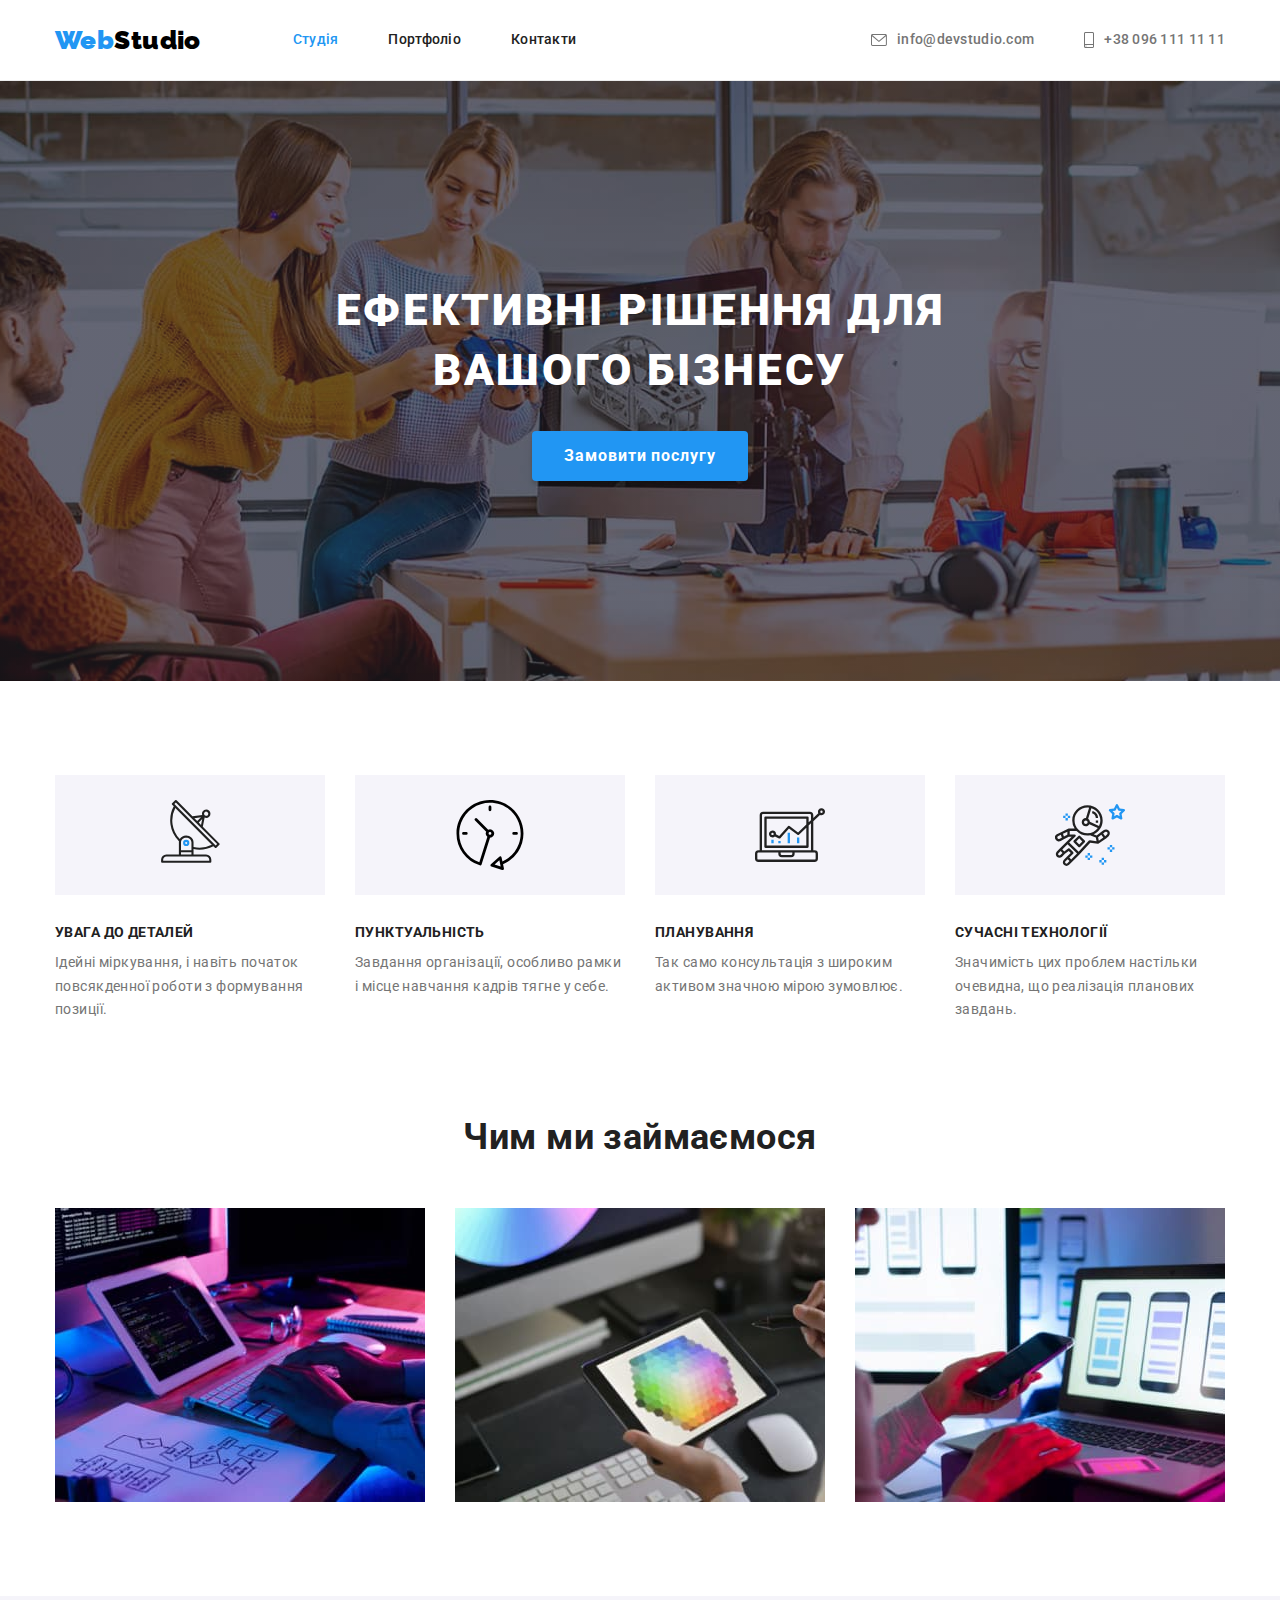
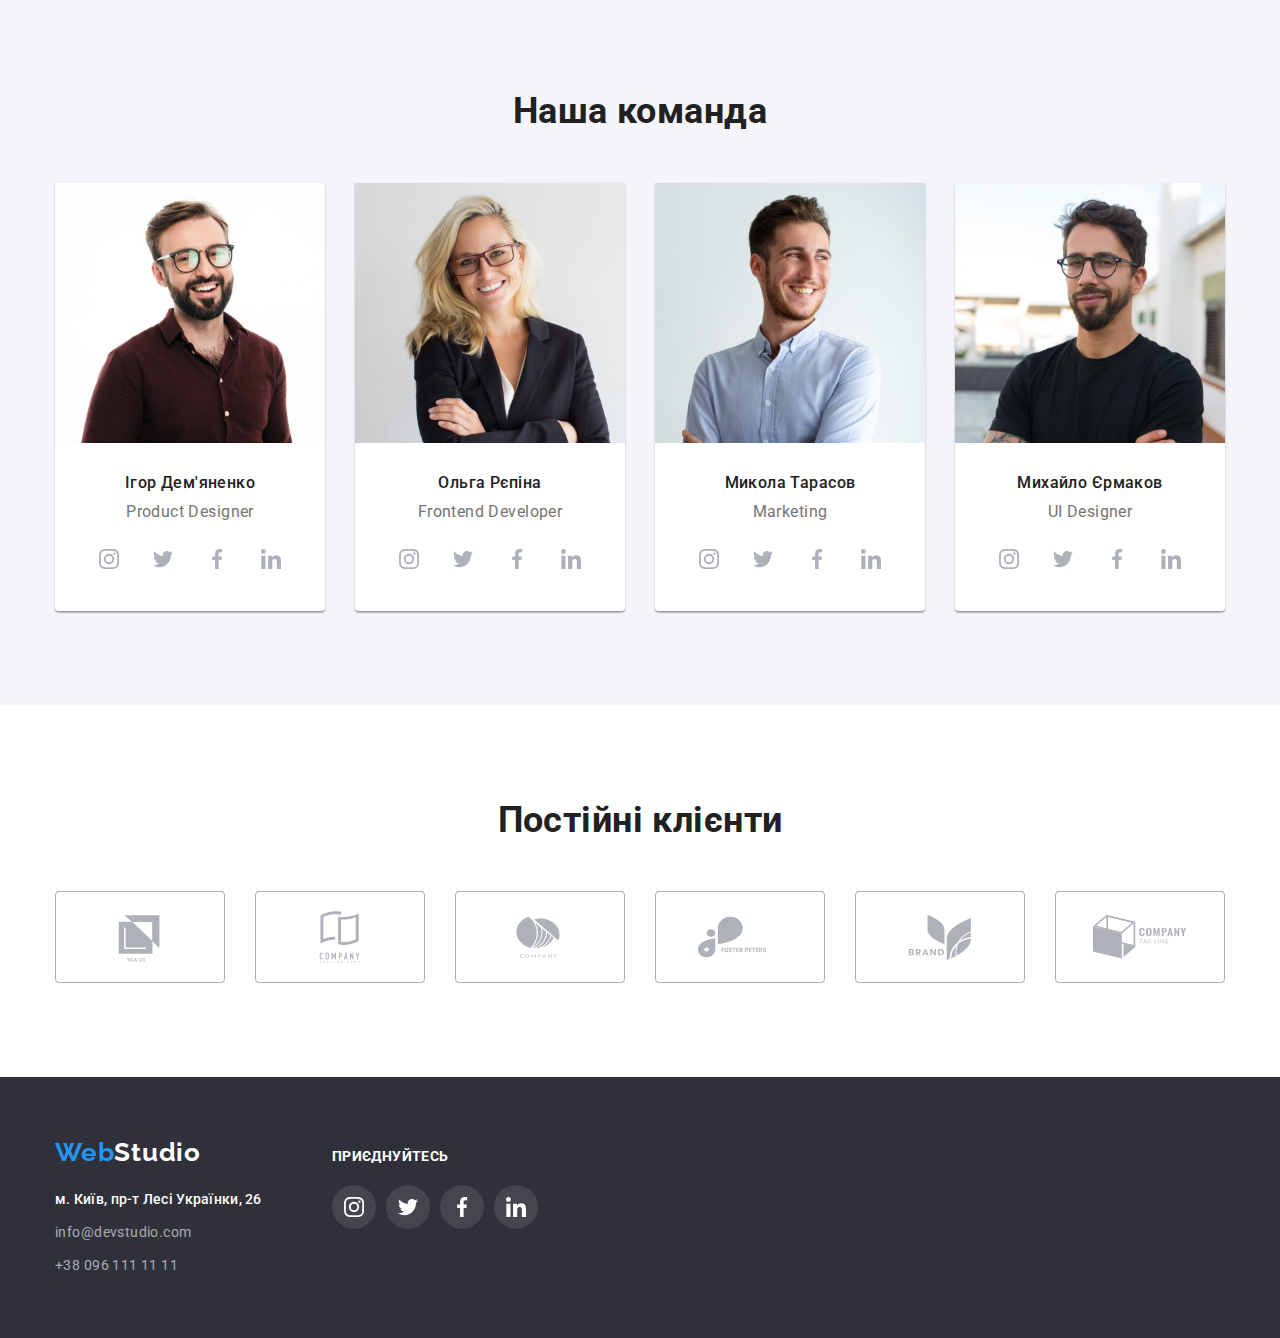
<file: index.html>
<!DOCTYPE html>
<html lang="uk">
  <head>
    <meta charset="UTF-8" />
    <meta http-equiv="X-UA-Compatible" content="IE=edge" />
    <meta name="viewport" content="width=, initial-scale=1.0" />
    <title>Webstudio</title>
    <link
      href="https://fonts.googleapis.com/css2?family=Raleway:wght@700&family=Roboto:wght@400;500;700;900&display=swap"
      rel="stylesheet"
    />
    <link
      rel="stylesheet"
      href="https://cdnjs.cloudflare.com/ajax/libs/modern-normalize/1.1.0/modern-normalize.min.css"
    />
    <link rel="stylesheet" href="./css/styles.css" />
  </head>
  <body>
    <header class="header">
      <div class="container">
        <nav class="nav">
          <a class="logo" href="./index.html"
            ><span class="accent">Web</span>Studio</a
          >
          <ul class="list nav-list">
            <li class="item">
              <a href="./index.html" class="link current">Студія</a>
            </li>
            <li class="item">
              <a href="./portfolio.html" class="link">Портфоліо</a>
            </li>
            <li class="item"><a href="#" class="link">Контакти</a></li>
          </ul>
        </nav>
        <ul class="list contact-list">
          <li class="item">
            <a href="mailto:info@devstudio.com" class="contact-link link">
              <svg width="16" height="12" class="mail-icon">
                <use href="./images/symbol-defs.svg#icon-mail"></use>
              </svg>
              <span>info@devstudio.com</span></a
            >
          </li>
          <li class="item">
            <a href="tel:+380961111111" class="contact-link link"
              ><svg width="10" height="16" class="mail-icon">
                <use href="./images/symbol-defs.svg#icon-smartphone"></use>
              </svg><span>+38 096 111 11 11</span></a
            >
          </li>
        </ul>
      </div>
    </header>
    <main>
      <section class="hero">
        <div class="container">
          <h1 class="hero-title">Ефективні рішення для вашого бізнесу</h1>
          <button type="button" class="hero-button">Замовити послугу</button>
        </div>
      </section>
      <section class="section benefits">
        <div class="container">
          <h2 class="visually-hidden">Наші переваги</h2>
          <ul class="benefits-list list">
            <li class="item">
              <div class="box">
                <svg class="icon">
                  <use href="./images/symbol-defs.svg#icon-antenna"></use>
                </svg>
              </div>
              <h3 class="title">УВАГА ДО ДЕТАЛЕЙ</h3>
              <p class="text">
                Ідейні міркування, і навіть початок повсякденної роботи з
                формування позиції.
              </p>
            </li>
            <li class="item">
              <div class="box">
                <svg class="icon">
                  <use href="./images/symbol-defs.svg#icon-clock"></use>
                </svg>
              </div>
              <h3 class="title">ПУНКТУАЛЬНІСТЬ</h3>
              <p class="text">
                Завдання організації, особливо рамки і місце навчання кадрів
                тягне у себе.
              </p>
            </li>
            <li class="item">
              <div class="box">
                <svg class="icon">
                  <use href="./images/symbol-defs.svg#icon-diagram"></use>
                </svg>
              </div>
              <h3 class="title">ПЛАНУВАННЯ</h3>
              <p class="text">
                Так само консультація з широким активом значною мірою зумовлює.
              </p>
            </li>

            <li class="item">
              <div class="box">
                <svg class="icon">
                  <use href="./images/symbol-defs.svg#icon-astronaut"></use>
                </svg>
              </div>
              <h3 class="title">СУЧАСНІ ТЕХНОЛОГІЇ</h3>
              <p class="text">
                Значимість цих проблем настільки очевидна, що реалізація
                планових завдань.
              </p>
            </li>
          </ul>
        </div>
      </section>
      <section class="section employment">
        <div class="container">
          <h2 class="section-title">Чим ми займаємося</h2>
          <ul class="list images-list">
            <li>
              <img
                class="item"
                src="./images/make-1.jpg"
                alt="людина працює за комп'ютером"
                width="370"
              />
            </li>
            <li>
              <img
                class="item"
                src="./images/make-2.jpg"
                alt="людина працює за комп'ютером та телефоном"
                width="370"
              />
            </li>
            <li>
              <img
                class="item"
                src="./images/make-3.jpg"
                alt="людина працює за планшетом"
                width="370"
              />
            </li>
          </ul>
        </div>
      </section>
      <section class="section team">
        <div class="container">
          <h2 class="section-title">Наша команда</h2>
          <ul class="team-list list">
            <li class="item">
              <img
                src="./images/team-1.jpg"
                alt="Ігор Дем'яненко"
                width="270"
              />
              <div class="desc">
                <h3 class="title">Ігор Дем'яненко</h3>
                <p lang="en" class="text">Product Designer</p>
                <div class="team-social-networks">
                  <ul class="team-social-networks-list">
                    <li>
                      <a href="" class="team-link">
                    <svg class="icon">
                      <use href="./images/symbol-defs.svg#icon-instagram"></use>
                    </svg>
                  </a>
                    </li>
                    <li>
                      <a href="" class="team-link">
                    <svg class="icon">
                      <use href="./images/symbol-defs.svg#icon-twitter"></use>
                    </svg>
                  </a>
                    </li>
                    <li>
                       <a href="" class="team-link">
                    <svg class="icon">
                      <use href="./images/symbol-defs.svg#icon-facebook"></use>
                    </svg>
                  </a>
                    </li>
                    <li>
                      <a href="" class="team-link">
                    <svg class="icon">
                      <use href="./images/symbol-defs.svg#icon-linkedin"></use>
                    </svg>
                  </a>
                    </li>
                  </ul>
                </div>
              </div>
            </li>
            <li class="item">
              <img src="./images/team-2.jpg" alt="Ольга Рєпіна" width="270" />
              <div class="desc">
                <h3 class="title">Ольга Рєпіна</h3>
                <p lang="en" class="text">Frontend Developer</p>
                <div class="team-social-networks">
                  <ul class="team-social-networks-list">
                    <li>
                      <a href="" class="team-link">
                    <svg class="icon">
                      <use href="./images/symbol-defs.svg#icon-instagram"></use>
                    </svg>
                  </a>
                    </li>
                    <li>
                      <a href="" class="team-link">
                    <svg class="icon">
                      <use href="./images/symbol-defs.svg#icon-twitter"></use>
                    </svg>
                  </a>
                    </li>
                    <li>
                       <a href="" class="team-link">
                    <svg class="icon">
                      <use href="./images/symbol-defs.svg#icon-facebook"></use>
                    </svg>
                  </a>
                    </li>
                    <li>
                      <a href="" class="team-link">
                    <svg class="icon">
                      <use href="./images/symbol-defs.svg#icon-linkedin"></use>
                    </svg>
                  </a>
                    </li>
                  </ul>
                </div>
              </div>
            </li>
            <li class="item">
              <img src="./images/team-3.jpg" alt="Микола Тарасов" width="270" />
              <div class="desc">
                <h3 class="title">Микола Тарасов</h3>
                <p lang="en" class="text">Marketing</p>
                <div class="team-social-networks">
                  <ul class="team-social-networks-list">
                    <li>
                      <a href="" class="team-link">
                    <svg class="icon">
                      <use href="./images/symbol-defs.svg#icon-instagram"></use>
                    </svg>
                  </a>
                    </li>
                    <li>
                      <a href="" class="team-link">
                    <svg class="icon">
                      <use href="./images/symbol-defs.svg#icon-twitter"></use>
                    </svg>
                  </a>
                    </li>
                    <li>
                       <a href="" class="team-link">
                    <svg class="icon">
                      <use href="./images/symbol-defs.svg#icon-facebook"></use>
                    </svg>
                  </a>
                    </li>
                    <li>
                      <a href="" class="team-link">
                    <svg class="icon">
                      <use href="./images/symbol-defs.svg#icon-linkedin"></use>
                    </svg>
                  </a>
                    </li>
                  </ul>
                </div>
              </div>
            </li>
            <li class="item">
              <img
                src="./images/team-4.jpg"
                alt="Михайло Єрмаков"
                width="270"
              />
              <div class="desc">
                <h3 class="title">Михайло Єрмаков</h3>
                <p lang="en" class="text">UI Designer</p>
                <div class="team-social-networks">
                  <ul class="team-social-networks-list">
                    <li>
                      <a href="" class="team-link">
                    <svg class="icon">
                      <use href="./images/symbol-defs.svg#icon-instagram"></use>
                    </svg>
                  </a>
                    </li>
                    <li>
                      <a href="" class="team-link">
                    <svg class="icon">
                      <use href="./images/symbol-defs.svg#icon-twitter"></use>
                    </svg>
                  </a>
                    </li>
                    <li>
                       <a href="" class="team-link">
                    <svg class="icon">
                      <use href="./images/symbol-defs.svg#icon-facebook"></use>
                    </svg>
                  </a>
                    </li>
                    <li>
                      <a href="" class="team-link">
                    <svg class="icon">
                      <use href="./images/symbol-defs.svg#icon-linkedin"></use>
                    </svg>
                  </a>
                    </li>
                  </ul>
                </div>
              </div>
            </li>
          </ul>
        </div>
      </section>
      <section class="section customers">
        <div class="container">
          <h2 class="section-title">Постійні клієнти</h2>
        <ul class="list customers-list">
          <li>
            <a href="" class="customers-box">
              <svg class="customers-icon">
                <use href="./images/symbol-defs.svg#icon-company1"></use>
              </svg>
            </a>
          </li>
           <li>
            <a href="#" class="customers-box">
              <svg class="customers-icon">
                <use href="./images/symbol-defs.svg#icon-company2"></use>
              </svg>
            </a>
          </li>
           <li>
            <a href="" class="customers-box">
              <svg class="customers-icon">
                <use href="./images/symbol-defs.svg#icon-company3"></use>
              </svg>
            </a>
          </li>
           <li>
            <a href="" class="customers-box">
              <svg class="customers-icon">
                <use href="./images/symbol-defs.svg#icon-company4"></use>
              </svg>
            </a>
          </li>
           <li>
            <a href="" class="customers-box">
              <svg class="customers-icon">
                <use href="./images/symbol-defs.svg#icon-company5"></use>
              </svg>
            </a>
          </li>
          <li>
            <a href="" class="customers-box">
              <svg class="customers-icon" >
                <use href="./images/symbol-defs.svg#icon-company6"></use>
              </svg>
            </a>
          </li>
        </ul>
        </div>
      </section>
    </main>
    <footer class="footer">
      <div class="container">
        <div class="info-box">
          <a href="./index.html" class="logo"
          ><span class="accent">Web</span>Studio</a
        >
        <address class="address">
          <ul class="address-list list">
            <li class="item">
              <a
                href="https://goo.gl/maps/CPtrU1FHBa2aNyZL9"
                target="_blank"
                rel="noopener noreferrer nofollow"
                class="link"
                >м. Київ, пр-т Лесі Українки, 26</a
              >
            </li>
            <li class="item">
              <a href="mailto:info@devstudio.com" class="contact"
                >info@devstudio.com</a
              >
            </li>
            <li class="item">
              <a href="tel:+380961111111" class="contact">+38 096 111 11 11</a>
            </li>
          </ul>
        </address>
        </div>
        <div class="join-box">
          <p class="join-text">приєднуйтесь</p>
        <ul class="list join-list">
          <li class="join-item">
            <a href="" class="join-link">
              <svg class="join-icon">
                <use href="./images/symbol-defs.svg#icon-instagram"></use>
              </svg>
            </a>
          </li>
          <li class="join-item">
            <a href="" class="join-link">
              <svg class="join-icon">
                <use href="./images/symbol-defs.svg#icon-twitter"></use>
              </svg>
            </a>
          </li>
          <li class="join-item">
            <a href="" class="join-link">
              <svg class="join-icon">
                <use href="./images/symbol-defs.svg#icon-facebook"></use>
              </svg>
            </a>
          </li>
          <li class="join-item">
            <a href="" class="join-link">
              <svg class="join-icon">
                <use href="./images/symbol-defs.svg#icon-linkedin"></use>
              </svg>
            </a>
          </li>
        </ul>
        </div>
      </div>
    </footer>
  </body>
</html>
</file>
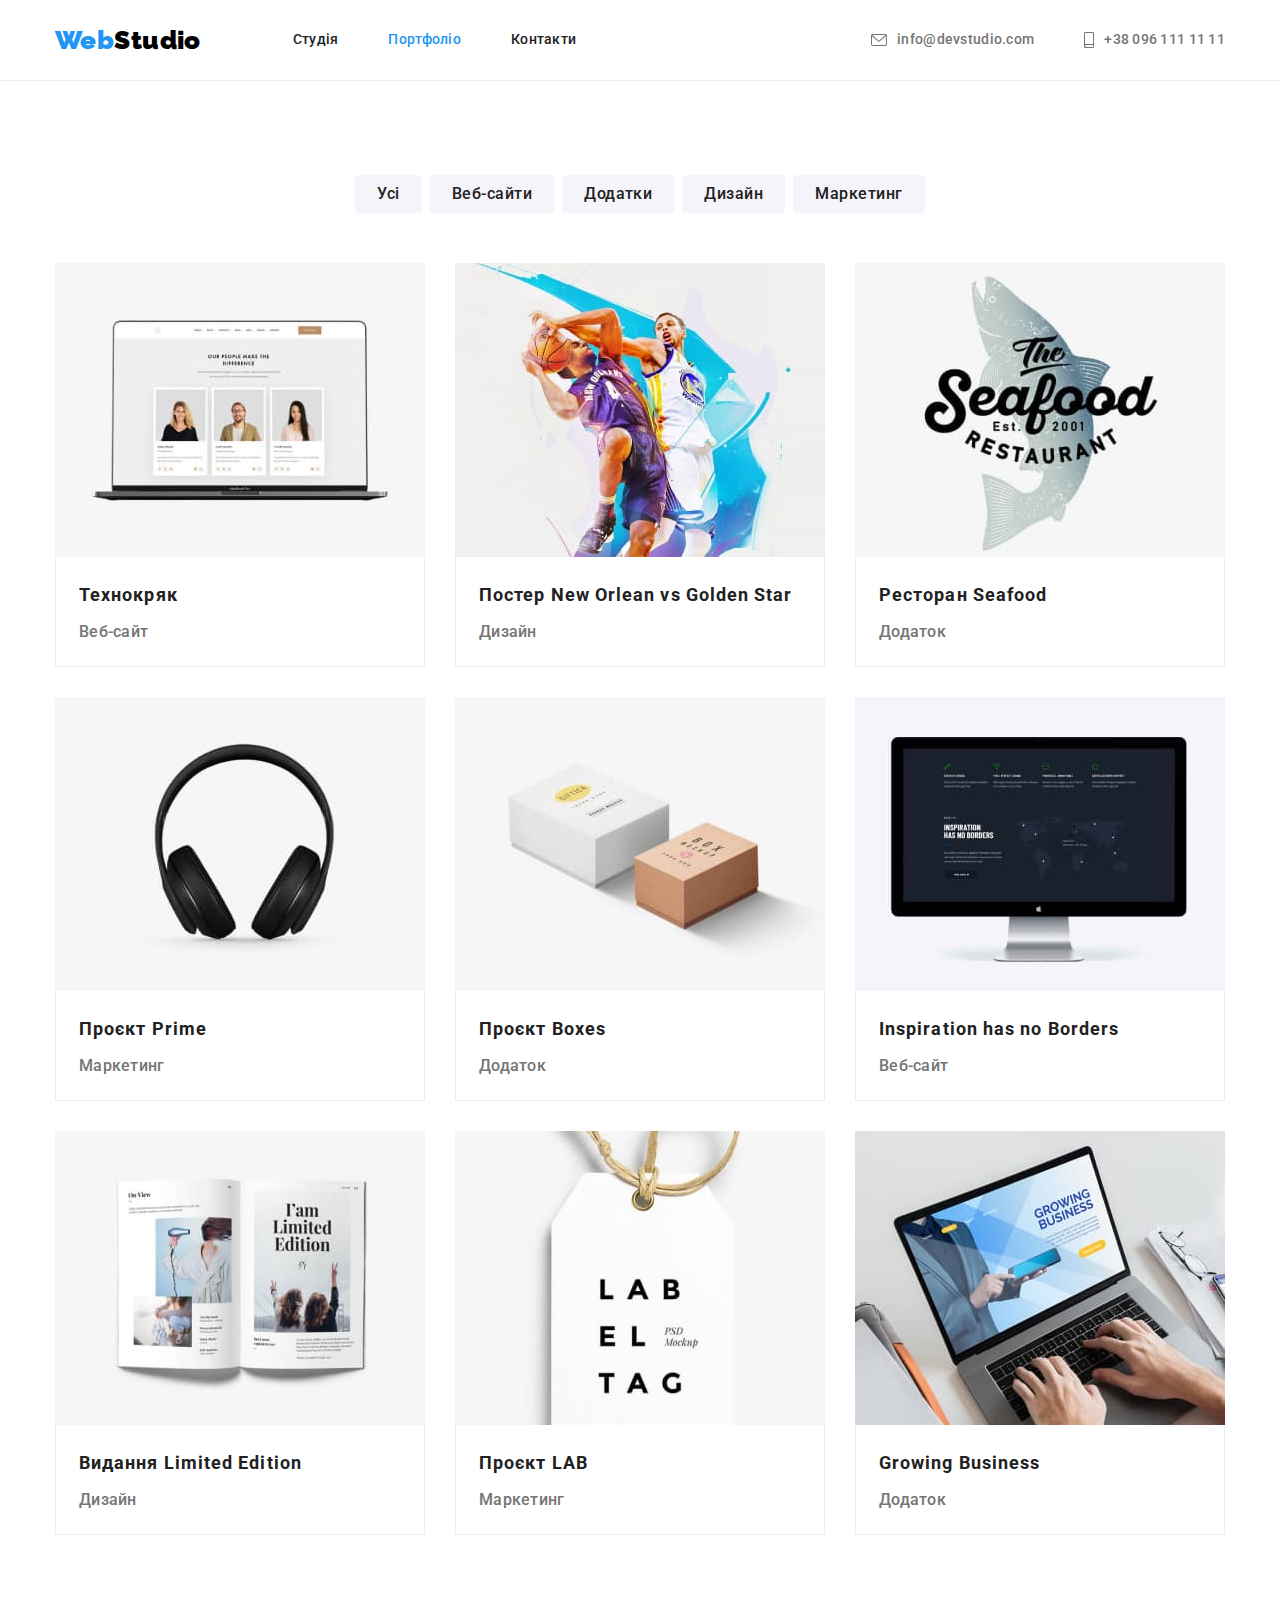
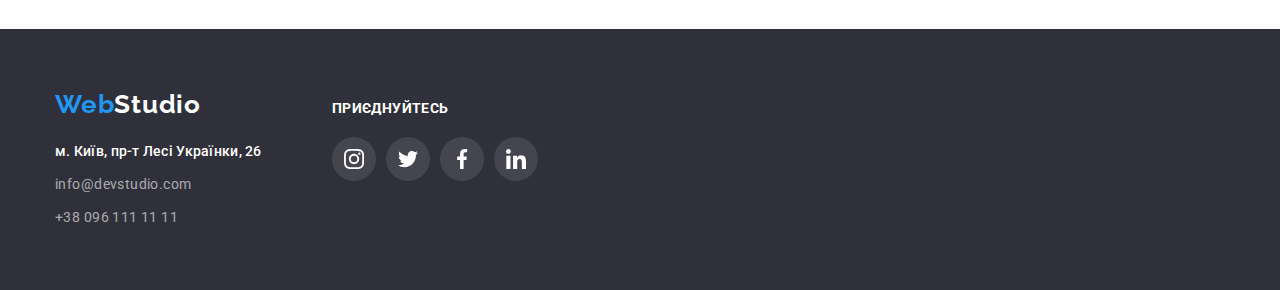
<file: portfolio.html>
<!DOCTYPE html>
<html lang="uk">
  <head>
    <meta charset="UTF-8" />
    <meta http-equiv="X-UA-Compatible" content="IE=edge" />
    <meta name="viewport" content="width=, initial-scale=1.0" />
    <title>Document</title>
    <link
      href="https://fonts.googleapis.com/css2?family=Raleway:wght@700&family=Roboto:wght@400;500;700;900&display=swap"
      rel="stylesheet"
    />
    <link
      rel="stylesheet"
      href="https://cdnjs.cloudflare.com/ajax/libs/modern-normalize/1.1.0/modern-normalize.min.css"
    />
    <link rel="stylesheet" href="./css/styles.css" />
  </head>
  <body>
    <header class="header">
      <div class="container">
        <nav class="nav">
          <a class="logo" href="./index.html"
            ><span class="accent">Web</span>Studio</a
          >
          <ul class="list nav-list">
            <li class="item">
              <a href="./index.html" class="link">Студія</a>
            </li>
            <li class="item">
              <a href="./portfolio.html" class="link current">Портфоліо</a>
            </li>
            <li class="item"><a href="#" class="link">Контакти</a></li>
          </ul>
        </nav>
        <ul class="list contact-list">
          <li class="item">
            <a href="mailto:info@devstudio.com" class="contact-link link">
              <svg width="16" height="12" class="mail-icon">
                <use href="./images/symbol-defs.svg#icon-mail"></use>
              </svg>
              <span>info@devstudio.com</span></a
            >
          </li>
          <li class="item">
            <a href="tel:+380961111111" class="contact-link link"
              ><svg width="10" height="16" class="mail-icon">
                <use href="./images/symbol-defs.svg#icon-smartphone"></use>
              </svg><span>+38 096 111 11 11</span></a
            >
          </li>
        </ul>
      </div>
    </header>
    <main>
      <section class="portfolio section">
        <div class="container">
          <h1 class="visually-hidden">Портфоліо</h1>
          <ul class="list-button">
            <li class="item">
              <button type="button" class="button">Усі</button>
            </li>
            <li class="item">
              <button type="button" class="button">Веб-сайти</button>
            </li>
            <li class="item">
              <button type="button" class="button">Додатки</button>
            </li>
            <li class="item">
              <button type="button" class="button">Дизайн</button>
            </li>
            <li class="item">
              <button type="button" class="button">Маркетинг</button>
            </li>
          </ul>
          <ul class="list-portfolio">
            <li class="item">
              <a href="#" class="link">
                <img src="./images/portfolio-1.jpg" alt="Ноутбук" width="370" />
                <div class="desc">
                  <h2 class="title">Технокряк</h2>
                  <p class="text">Веб-сайт</p>
                </div>
              </a>
            </li>
            <li class="item">
              <a href="#" class="link">
                <img
                  src="./images/portfolio-2.jpg"
                  alt="Гра в баскетбол"
                  width="370"
                />
                <div class="desc">
                  <h2 class="title">
                    Постер <span lang="en">New Orlean vs Golden Star</span>
                  </h2>
                  <p class="text">Дизайн</p>
                </div>
              </a>
            </li>
            <li class="item">
              <a href="#" class="link">
                <img
                  src="./images/portfolio-3.jpg"
                  alt="Логотип ресторану"
                  width="370"
                />
                <div class="desc">
                  <h2 class="title">Ресторан <span lang="en">Seafood</span></h2>
                  <p class="text">Додаток</p>
                </div>
              </a>
            </li>
            <li class="item">
              <a href="#" class="link">
                <img
                  src="./images/portfolio-4.jpg"
                  alt="Навушники"
                  width="370"
                />
                <div class="desc">
                  <h2 class="title">Проєкт <span lang="en">Prime</span></h2>
                  <p class="text">Маркетинг</p>
                </div>
              </a>
            </li>
            <li class="item">
              <a href="#" class="link">
                <img src="./images/portfolio-5.jpg" alt="Коробки" width="370" />
                <div class="desc">
                  <h2 class="title">Проєкт <span lang="en">Boxes</span></h2>
                  <p class="text">Додаток</p>
                </div>
              </a>
            </li>
            <li class="item">
              <a href="#" class="link">
                <img
                  src="./images/portfolio-6.jpg"
                  alt="Комп'ютер"
                  width="370"
                />
                <div class="desc">
                  <h2 lang="en" class="title">Inspiration has no Borders</h2>
                  <p class="text">Веб-сайт</p>
                </div>
              </a>
            </li>
            <li class="item">
              <a href="#" class="link">
                <img src="./images/portfolio-7.jpg" alt="Журнал" width="370" />
                <div class="desc">
                  <h2 class="title">
                    Видання <span lang="en">Limited Edition</span>
                  </h2>
                  <p class="text">Дизайн</p>
                </div>
              </a>
            </li>
            <li class="item">
              <a href="#" class="link">
                <img
                  src="./images/portfolio-8.jpg"
                  alt="Етикетка"
                  width="370"
                />
                <div class="desc">
                  <h2 class="title">Проєкт <span lang="en">LAB</span></h2>
                  <p class="text">Маркетинг</p>
                </div>
              </a>
            </li>
            <li class="item">
              <a href="#" class="link">
                <img
                  src="./images/portfolio-9.jpg"
                  alt="Людина працює за ноутбуком"
                  width="370"
                />
                <div class="desc">
                  <h2 lang="en" class="title">Growing Business</h2>
                  <p class="text">Додаток</p>
                </div>
              </a>
            </li>
          </ul>
        </div>
      </section>
    </main>
    <footer class="footer">
      <div class="container">
        <div class="info-box">
          <a href="./index.html" class="logo"
          ><span class="accent">Web</span>Studio</a
        >
        <address class="address">
          <ul class="address-list list">
            <li class="item">
              <a
                href="https://goo.gl/maps/CPtrU1FHBa2aNyZL9"
                target="_blank"
                rel="noopener noreferrer nofollow"
                class="link"
                >м. Київ, пр-т Лесі Українки, 26</a
              >
            </li>
            <li class="item">
              <a href="mailto:info@devstudio.com" class="contact"
                >info@devstudio.com</a
              >
            </li>
            <li class="item">
              <a href="tel:+380961111111" class="contact">+38 096 111 11 11</a>
            </li>
          </ul>
        </address>
        </div>
        <div class="join-box">
          <p class="join-text">приєднуйтесь</p>
        <ul class="list join-list">
          <li class="join-item">
            <a href="" class="join-link">
              <svg class="join-icon">
                <use href="./images/symbol-defs.svg#icon-instagram"></use>
              </svg>
            </a>
          </li>
          <li class="join-item">
            <a href="" class="join-link">
              <svg class="join-icon">
                <use href="./images/symbol-defs.svg#icon-twitter"></use>
              </svg>
            </a>
          </li>
          <li class="join-item">
            <a href="" class="join-link">
              <svg class="join-icon">
                <use href="./images/symbol-defs.svg#icon-facebook"></use>
              </svg>
            </a>
          </li>
          <li class="join-item">
            <a href="" class="join-link">
              <svg class="join-icon">
                <use href="./images/symbol-defs.svg#icon-linkedin"></use>
              </svg>
            </a>
          </li>
        </ul>
        </div>
      </div>
    </footer>
  </body>
</html>
</file>
<file: css/styles.css>
html {
  box-sizing: border-box;
}

*,
*::before,
*::after {
  box-sizing: inherit;
}

a {
  display: block;
}

/* Root */

:root {
  --active-bg-color-heroButton: #188ce8;
  --icon-color: #afb1b8;
  --primary-text-color: #757575;
  --secondary-text-color: #212121;
  --tertiary-text-color: #ffffff;
  --accent-color: #2196f3;
  --secondary-accent-color: #ffffff;
  --primary-logo-color: #000000;
  --primary-background-color: #ffffff;
  --secondary-background-color: #2f303a;
  --tertiary-background-color: #f5f4fa;
  --primary-bord-color: #ececec;
  --secondary-bord-color: #eeeeee;
}

body {
  font-family: "Roboto";
  font-size: 14px;
  background-color: var(--primary-background-color);
  color: var(--secondary-text-color);
  letter-spacing: 0.03em;
}

/* Section */
.section {
  padding-top: 94px;
  padding-bottom: 94px;
}

.section .section-title {
  font-size: 36px;
  line-height: 1.17;
}

/* link */

.link {
  text-decoration: none;
  font-weight: 500;
  line-height: 1.14;
  letter-spacing: 0.02em;
  color: var(--secondary-text-color);
}

.link:hover,
.link:focus {
  color: var(--accent-color);
}

.nav-list .link.current {
  color: var(--accent-color);
}

/* List */

.list {
  list-style: none;
  margin: 0;
}

/* Container */

.container {
  padding-left: 15px;
  padding-right: 15px;
  margin-left: auto;
  margin-right: auto;
  width: 1200px;
}

/*Header*/

.header {
  border-bottom: 1px solid var(--primary-bord-color);
}

.header .container {
  display: flex;
  align-items: center;
}

.logo {
  margin-right: 92px;
  font-family: "Raleway";
  font-weight: 900;
  font-size: 26px;
  line-height: 1.19;
  color: var(--primary-logo-color);
  text-decoration: none;
}

.accent {
  color: var(--accent-color);
}

.nav {
  display: flex;
  align-items: center;
}

.nav-list {
  padding-left: 0;
  display: flex;
}

.nav-list .link {
  padding-top: 32px;
  padding-bottom: 32px;
  display: inline-block;
}

.nav-list .item:not(:last-child) {
  margin-right: 50px;
}

.nav-link {
  color: var(--secondary-text-color);
}

.contact-list {
  margin-top: 0;
  margin-bottom: 0;
  display: flex;
  margin-left: auto;
  padding-left: 0;
}

.contact-list .item {
  display: flex;
  align-items: center;
}

.contact-list .item + .item {
  margin-left: 50px;
}

.contact-link {
  color: var(--primary-text-color);
  display: flex;
  align-items: center;
}

.mail-icon {
  margin-right: 10px;
  fill: currentColor;
}

/* Hero */

.hero {
  text-align: center;
  background-color: var(--secondary-background-color);
  margin: 0 auto;
  padding-top: 200px;
  padding-bottom: 200px;
  background-image: linear-gradient(
      rgba(47, 48, 58, 0.4),
      rgba(47, 48, 58, 0.4)
    ),
    url(../images/bg-img-hero.jpg);
  background-repeat: no-repeat;
  background-position: center;
  max-width: 1600px;
}

.hero-title {
  width: 696px;
  margin-left: auto;
  margin-right: auto;
  margin-bottom: 30px;
  margin-top: 0;
  font-weight: 900;
  font-size: 44px;
  line-height: 1.36;
  letter-spacing: 0.06em;
  text-transform: uppercase;
  color: var(--tertiary-text-color);
}

.hero-button {
  width: 216px;
  height: 50px;
  border-radius: 4px;
  font-weight: 700;
  font-size: 16px;
  line-height: 1.88;
  letter-spacing: 0.06em;
  color: var(--tertiary-text-color);
  background: var(--accent-color);
  border-style: none;
  box-shadow: 0px 4px 4px rgba(0, 0, 0, 0.15);
  cursor: pointer;
}

.hero-button:focus,
.hero-button:hover {
  background-color: var(--active-bg-color-heroButton);
}

/* benefits */

.visually-hidden {
  position: absolute;
  white-space: nowrap;
  width: 1px;
  height: 1px;
  overflow: hidden;
  border: 0;
  padding: 0;
  clip: rect(0 0 0 0);
  clip-path: inset(50%);
  margin: -1px;
}

.benefits-list {
  padding-left: 0;
  display: flex;
  justify-content: center;
}

.icon {
  width: 70px;
  height: 70px;
}

.benefits-list .box {
  display: flex;
  justify-content: center;
  align-items: center;
  margin-bottom: 30px;
  width: 270px;
  height: 120px;
  background-color: var(--tertiary-background-color);
  text-align: center;
}

.benefits-list .title {
  margin-top: 0;
  margin-bottom: 10px;
  font-size: 14px;
  line-height: 1.14;
}

.benefits-list .text {
  margin: 0;
  line-height: 1.71;
  color: var(--primary-text-color);
}

.benefits-list .item {
  width: 270px;
}

.benefits-list .item:not(:last-child) {
  margin-right: 30px;
}

/*Employment */

.employment {
  padding-top: 0;
  text-align: center;
}

.employment .section-title {
  margin-top: 0;
  margin-bottom: 50px;
}

.employment .list {
  display: flex;
  padding-left: 0;
  justify-content: space-between;
}

.images-list .item {
  display: block;
}

/* team */

.team {
  background-color: var(--tertiary-background-color);
}

.team .container {
  text-align: center;
}

.team .section-title {
  margin-top: 0;
  margin-bottom: 50px;
}

.team-list {
  padding-left: 0;
  display: flex;
  justify-content: space-between;
}

.team-list .item {
  line-height: 0;
  border: none;
  border-radius: 0px 0px 4px 4px;
  box-shadow: 0px 1px 3px rgba(0, 0, 0, 0.12), 0px 1px 1px rgba(0, 0, 0, 0.14),
    0px 2px 1px rgba(0, 0, 0, 0.2);
}

.team-list .desc {
  padding-top: 30px;
  padding-bottom: 30px;
  background-color:var(--secondary-accent-color);
  border-radius: 0 0 4px 4px;
}

.team-list .list {
  line-height: 0;
}

.team-list img {
  display: block;
}

.team-list .title {
  margin-top: 0;
  margin-bottom: 10px;
  font-weight: 500;
  font-size: 16px;
  line-height: 1.19;
}

.team-list .text {
  margin: 0;
  margin-bottom: 16px;
  font-size: 16px;
  line-height: 1.19;

  color: var(--primary-text-color);
}

.team-social-networks-list {
  margin: 0 auto;
  padding: 0;
  display: flex;
  justify-content: space-between;
  align-items: center;
  width: 206px;
  list-style: none;
}

.team-link {
  display: flex;
  justify-content: center;
  align-items: center;
  width: 44px;
  height: 44px;
  border-radius: 50%;
  color:  var(--icon-color);
}

.team-social-networks .icon {
  width: 20px;
  height: 20px;
  fill: var(--icon-color);
  fill: currentColor;
}

.team-link:hover,
.team-link:focus {
  background-color: var(--accent-color);
  color:var(--secondary-accent-color) ;
}


/* Customers */

.customers {
  text-align: center;
}

.customers .section-title {
  margin-top: 0;
  margin-bottom: 50px;
}

.customers-list {
  padding: 0;
  display: flex;
  gap: 30px;
}

.customers-box {
  padding: 16px 0;
  width: 170px;
  height: 92px;
  border: 1px solid #afb1b8;
  border-radius: 4px;
  color: var(--icon-color);
}

.customers-icon {
  width: 106px;
  height: 60px;
  fill: currentColor;
}

.customers-box:hover,
.customers-box:focus {
  color: var(--accent-color);
  border-color: var(--accent-color);
}

/* footer */

.footer {
  background-color: var(--secondary-background-color);
  padding: 60px 0;
}

.footer .container{
  display: flex;
  
}

.footer .logo {
  margin-bottom: 20px;
  margin-right: 0;
  font-family: "Raleway";
  font-style: normal;
  font-weight: 700;
  font-size: 26px;
  line-height: 1.19;
  letter-spacing: 0.03em;

  color: var(--tertiary-text-color);

  display: inline-block;
}

.address-list {
  padding-left: 0;
}

.address-list .item:not(:last-child) {
  margin-bottom: 9px;
}

.address-list .link {
  font-style: normal;
  line-height: 1.71;

  color: var(--tertiary-text-color);

  display: inline-block;
}

.address-list .contact {
  text-decoration: none;
  font-style: normal;
  line-height: 1.71;

  color: rgba(255, 255, 255, 0.6);
}

.address-list .contact:hover,
.address-list .contact:focus {
  color: var(--accent-color);
}

.join-box{
  margin-left: 70px;
  padding-top: 12px;
}

.join-text{
  color: var(--secondary-accent-color);
  margin-top: 0;
  margin-bottom: 20px;
  font-weight: 700;
  line-height: 1.14;
  text-transform: uppercase;
}

.join-list {
  display: flex;
  justify-content: space-between;
  list-style: none;
  padding: 0;
  width: 206px;
}

.join-link {
  display: flex;
  justify-content: center;
  align-items: center;
  background-color: rgba(255, 255, 255, 0.1);
  width: 44px;
  height: 44px;
  border-radius: 50%;
}

.join-link:hover,
.join-link:focus{
  background-color:var(--accent-color);
}

.join-icon {
  fill: var(--secondary-accent-color);
  width: 20px;
  height: 20px;
}

/* Portfolio */

.portfolio .button {
  border-radius: 4px;
  padding: 6px 22px;
  font-weight: 500;
  font-size: 16px;
  line-height: 1.62;
  text-align: center;
  letter-spacing: 0.03em;
  background-color: var(--tertiary-background-color);
  color: var(--secondary-text-color);
  border-style: none;
  cursor: pointer;
}

.list-button {
  margin-top: 0;
  margin-bottom: 50px;
  justify-content: center;
  padding-left: 0;
  display: flex;
}

.button:hover,
.button:focus {
  color: var(--secondary-accent-color);
  background-color: var(--accent-color);
  box-shadow: 0px 4px 4px rgba(0, 0, 0, 0.25);
}

.list-button .item:not(:last-child) {
  margin-right: 8px;
}

.portfolio .item {
  list-style: none;
}

.list-portfolio img {
  display: block;
}

.list-portfolio .desc {
  padding-top: 20px;
  padding-left: 23px;
  padding-right: 23px;
  padding-bottom: 19px;
  border-right: 1px solid var(--secondary-bord-color);
  border-bottom: 1px solid var(--secondary-bord-color);
  border-left: 1px solid var(--secondary-bord-color);
  background-color: var(--primary-background-color);
}
.list-portfolio .title {
  margin-top: 0;
  margin-bottom: 4px;
  font-size: 18px;
  line-height: 2;
  letter-spacing: 0.06em;

  color: var(--secondary-text-color);
}

.list-portfolio {
  display: flex;
  flex-wrap: wrap;
  padding-left: 0;
  margin-top: 0;
  margin-bottom: 0;
}

.list-portfolio .item {
  margin-right: 30px;
  margin-bottom: 30px;
}

.list-portfolio .item:nth-child(3n) {
  margin-right: 0;
}

.list-portfolio .item:nth-last-child(-n + 3) {
  margin-bottom: 0;
}

.list-portfolio .text {
  font-size: 16px;
  line-height: 1.88;
  margin-top: 0;
  margin-bottom: 0;

  color: var(--primary-text-color);
}

.list-portfolio .link:hover,
.list-portfolio .link:focus{
  box-shadow: 0px 1px 1px rgba(0, 0, 0, 0.12), 0px 4px 4px rgba(0, 0, 0, 0.06), 1px 4px 6px rgba(0, 0, 0, 0.16);
}
</file>
